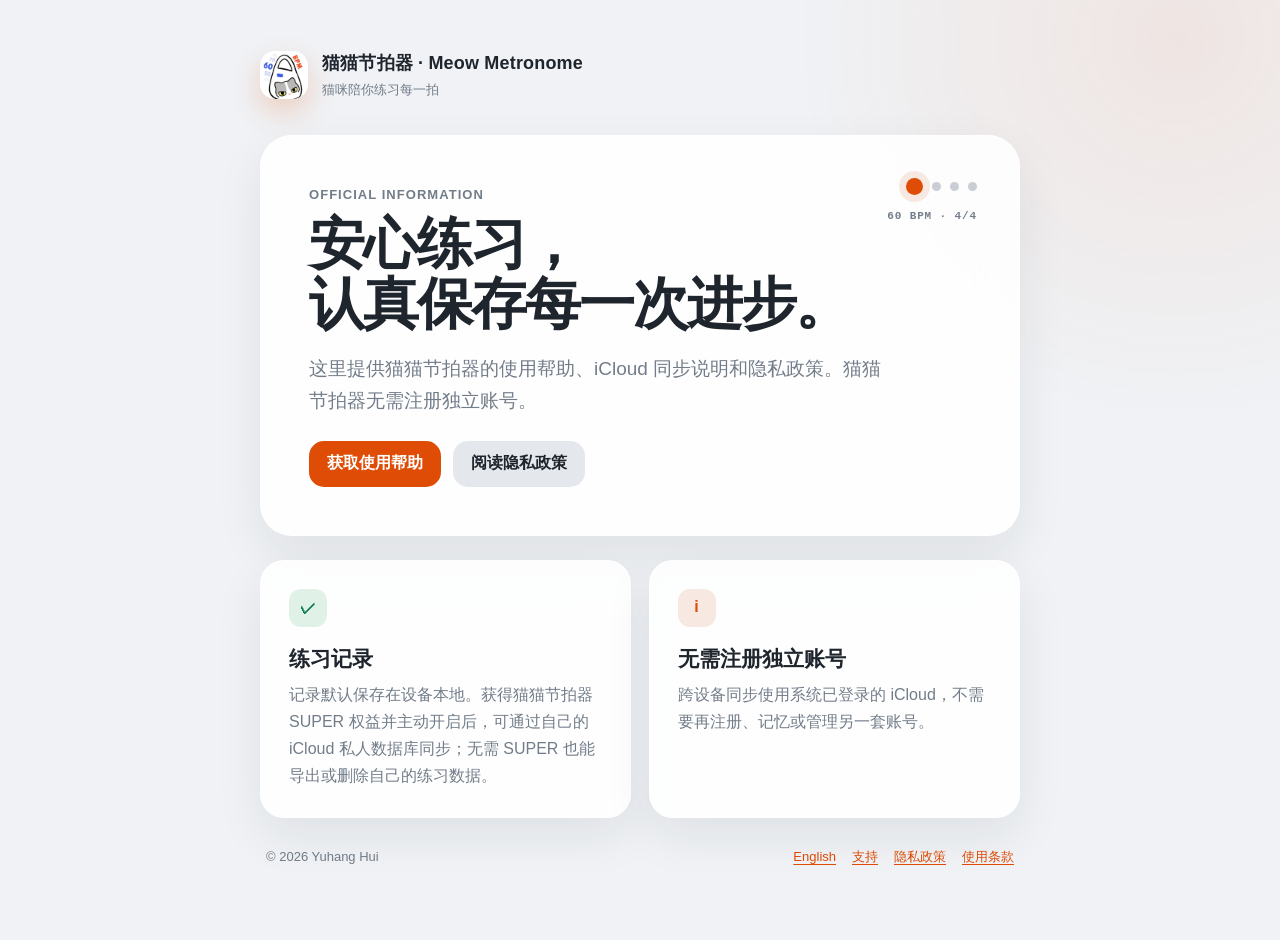
<file: index.html>
<!doctype html>
<html lang="zh-CN">
<head>
  <meta charset="utf-8">
  <meta name="viewport" content="width=device-width, initial-scale=1">
  <meta name="description" content="猫猫节拍器（Meow Metronome）官方支持与隐私信息。">
  <title>猫猫节拍器｜Meow Metronome</title>
  <link rel="icon" href="app-icon.png" type="image/png">
  <link rel="apple-touch-icon" href="app-icon.png">
  <link rel="stylesheet" href="styles.css">
</head>
<body>
  <main class="shell">
    <header class="brand" aria-label="猫猫节拍器 Meow Metronome">
      <div class="brand-mark" aria-hidden="true"><img src="app-icon.png" alt=""></div>
      <div>
        <p class="brand-name">猫猫节拍器 · Meow Metronome</p>
        <p class="brand-subtitle">猫咪陪你练习每一拍</p>
      </div>
    </header>

    <section class="hero">
      <div class="hero-copy">
        <p class="eyebrow">Official information</p>
        <h1>安心练习，<br>认真保存每一次进步。</h1>
        <p class="lede">这里提供猫猫节拍器的使用帮助、iCloud 同步说明和隐私政策。猫猫节拍器无需注册独立账号。</p>
        <div class="actions">
          <a class="button" href="support.html">获取使用帮助</a>
          <a class="button secondary" href="privacy.html">阅读隐私政策</a>
        </div>
      </div>
      <div class="beat-signature" aria-hidden="true">
        <div class="beat-track"><span></span><span></span><span></span><span></span></div>
        <span>60 BPM · 4/4</span>
      </div>
    </section>

    <section class="grid" aria-label="主要信息">
      <article class="card">
        <span class="icon green" aria-hidden="true">✓</span>
        <h2>练习记录</h2>
        <p class="muted">记录默认保存在设备本地。获得猫猫节拍器 SUPER 权益并主动开启后，可通过自己的 iCloud 私人数据库同步；无需 SUPER 也能导出或删除自己的练习数据。</p>
      </article>
      <article class="card">
        <span class="icon" aria-hidden="true">i</span>
        <h2>无需注册独立账号</h2>
        <p class="muted">跨设备同步使用系统已登录的 iCloud，不需要再注册、记忆或管理另一套账号。</p>
      </article>
    </section>

    <footer>
      <span>© 2026 Yuhang Hui</span>
      <nav aria-label="页脚链接">
        <a href="index-en.html" lang="en">English</a>
        <a href="support.html">支持</a>
        <a href="privacy.html">隐私政策</a>
        <a href="https://www.apple.com/legal/internet-services/itunes/dev/stdeula/">使用条款</a>
      </nav>
    </footer>
  </main>
</body>
</html>
</file>
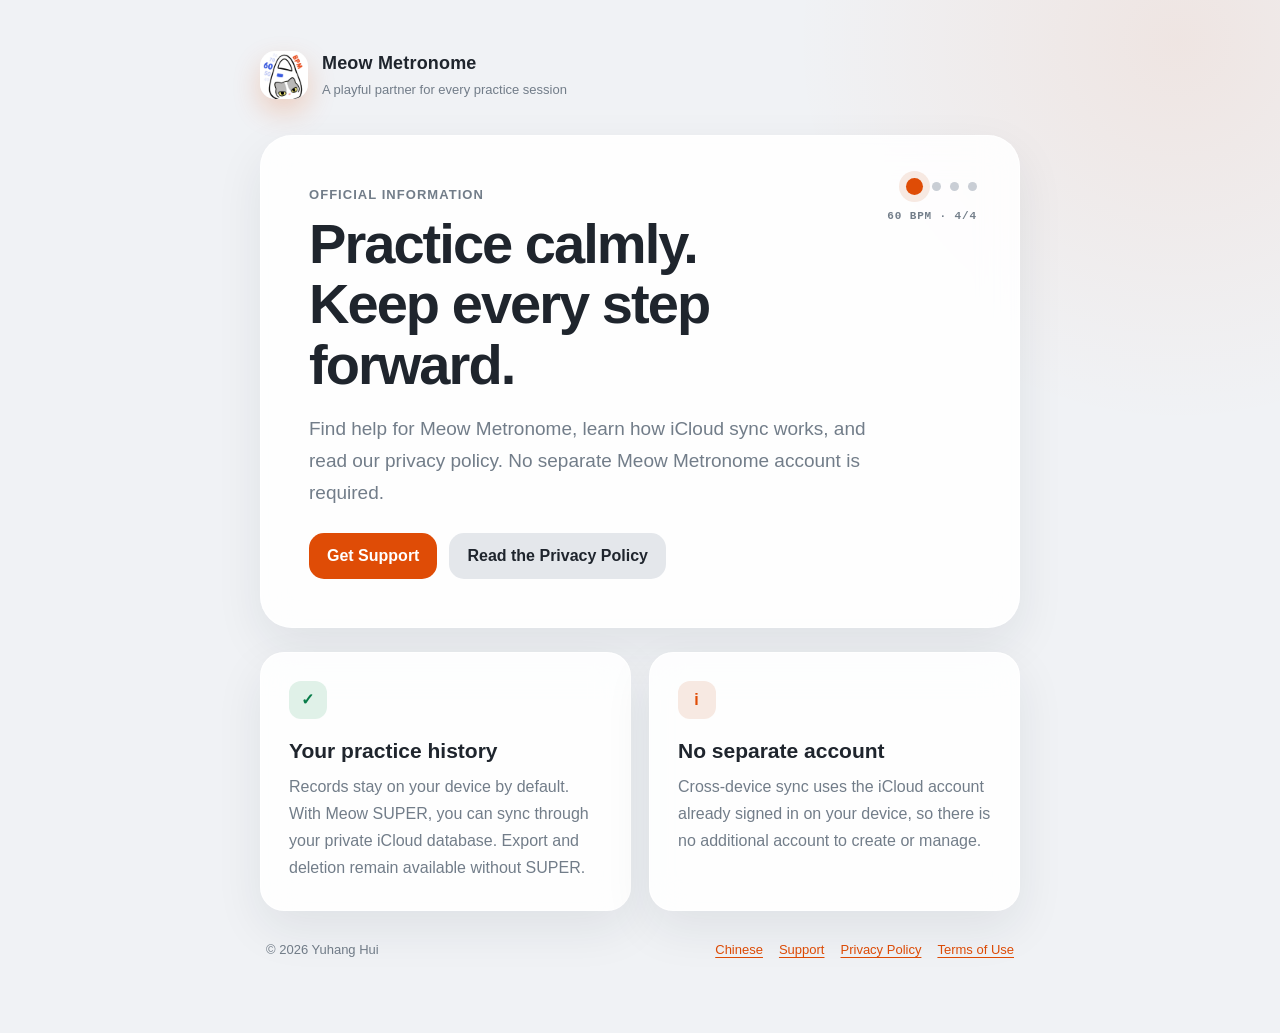
<file: index-en.html>
<!doctype html>
<html lang="en">
<head>
  <meta charset="utf-8">
  <meta name="viewport" content="width=device-width, initial-scale=1">
  <meta name="description" content="Official support and privacy information for Meow Metronome.">
  <title>Meow Metronome</title>
  <link rel="icon" href="app-icon.png" type="image/png">
  <link rel="apple-touch-icon" href="app-icon.png">
  <link rel="stylesheet" href="styles.css">
</head>
<body>
  <main class="shell">
    <header class="brand" aria-label="Meow Metronome">
      <div class="brand-mark" aria-hidden="true"><img src="app-icon.png" alt=""></div>
      <div>
        <p class="brand-name">Meow Metronome</p>
        <p class="brand-subtitle">A playful partner for every practice session</p>
      </div>
    </header>

    <section class="hero">
      <div class="hero-copy">
        <p class="eyebrow">Official information</p>
        <h1>Practice calmly.<br>Keep every step forward.</h1>
        <p class="lede">Find help for Meow Metronome, learn how iCloud sync works, and read our privacy policy. No separate Meow Metronome account is required.</p>
        <div class="actions">
          <a class="button" href="support-en.html">Get Support</a>
          <a class="button secondary" href="privacy-en.html">Read the Privacy Policy</a>
        </div>
      </div>
      <div class="beat-signature" aria-hidden="true">
        <div class="beat-track"><span></span><span></span><span></span><span></span></div>
        <span>60 BPM · 4/4</span>
      </div>
    </section>

    <section class="grid" aria-label="Key information">
      <article class="card">
        <span class="icon green" aria-hidden="true">✓</span>
        <h2>Your practice history</h2>
        <p class="muted">Records stay on your device by default. With Meow SUPER, you can sync through your private iCloud database. Export and deletion remain available without SUPER.</p>
      </article>
      <article class="card">
        <span class="icon" aria-hidden="true">i</span>
        <h2>No separate account</h2>
        <p class="muted">Cross-device sync uses the iCloud account already signed in on your device, so there is no additional account to create or manage.</p>
      </article>
    </section>

    <footer>
      <span>© 2026 Yuhang Hui</span>
      <nav aria-label="Footer links">
        <a href="index.html" hreflang="zh-CN">Chinese</a>
        <a href="support-en.html">Support</a>
        <a href="privacy-en.html">Privacy Policy</a>
        <a href="https://www.apple.com/legal/internet-services/itunes/dev/stdeula/">Terms of Use</a>
      </nav>
    </footer>
  </main>
</body>
</html>
</file>
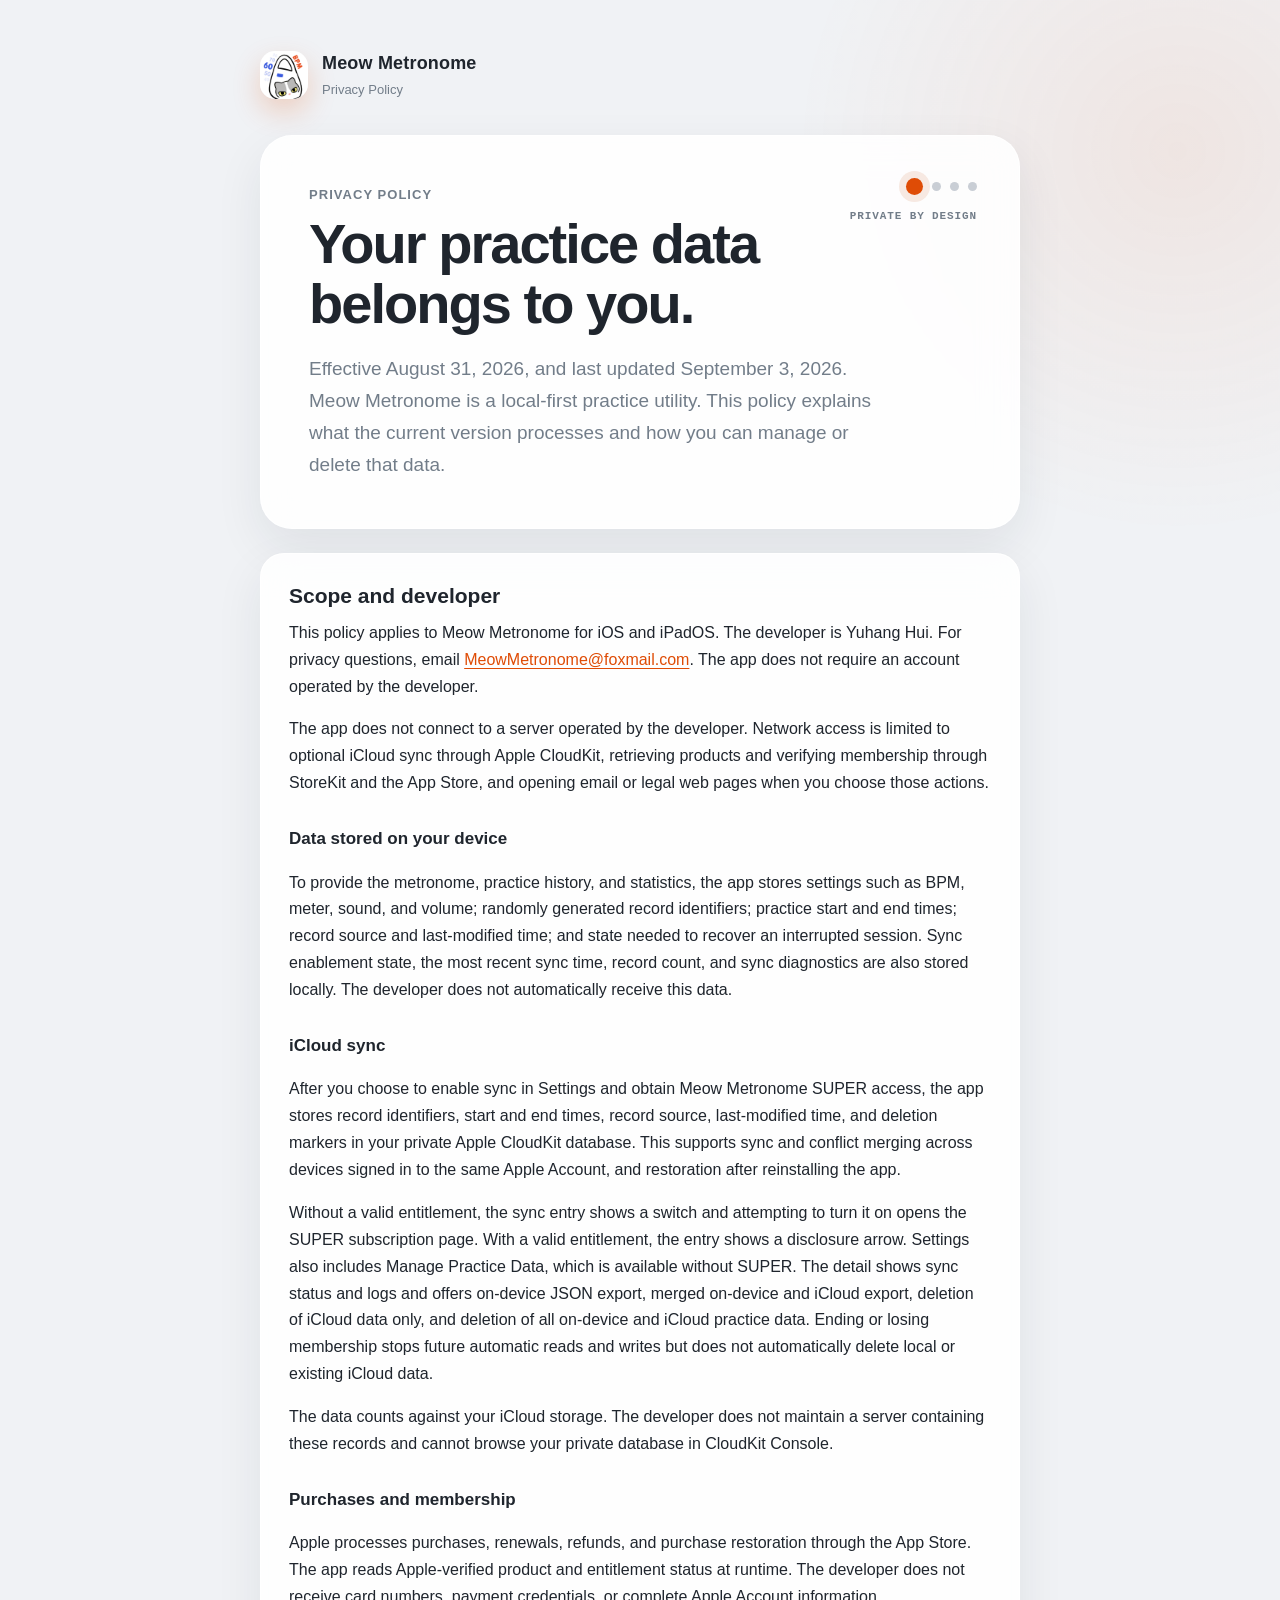
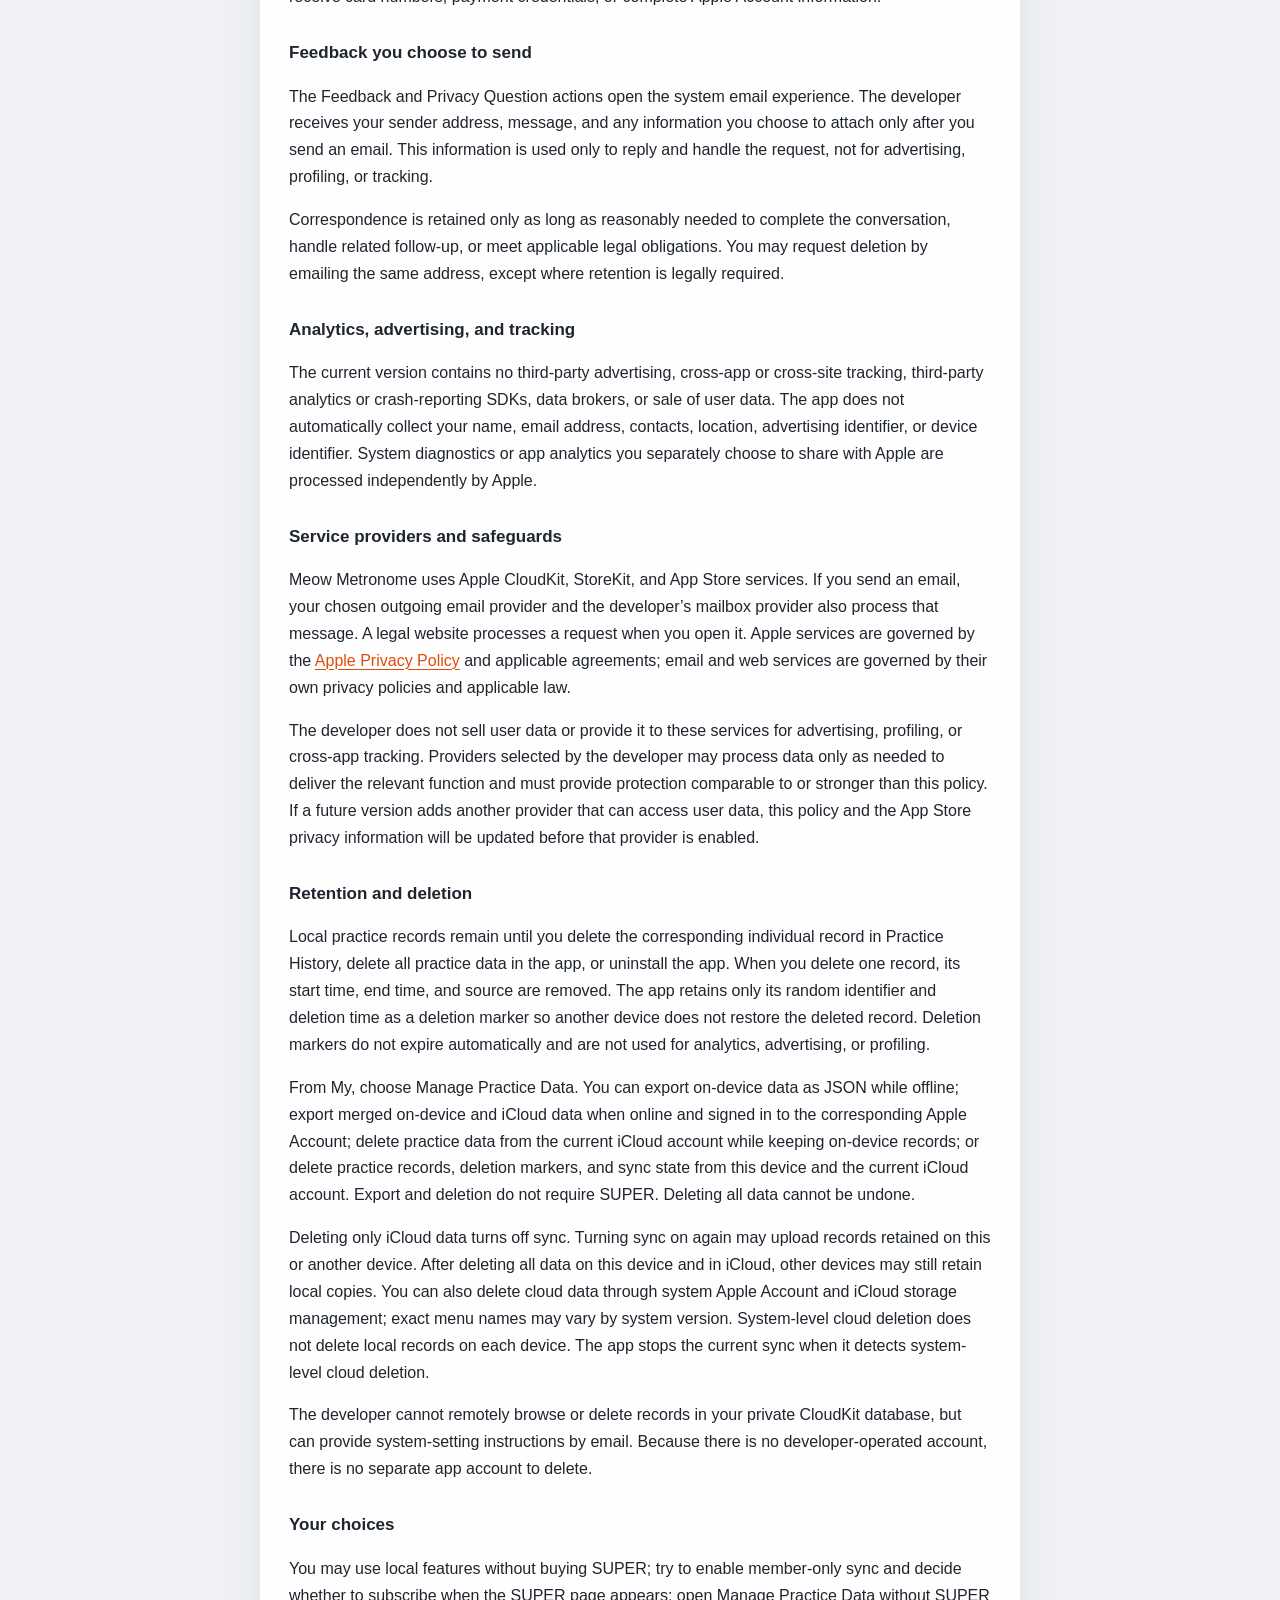
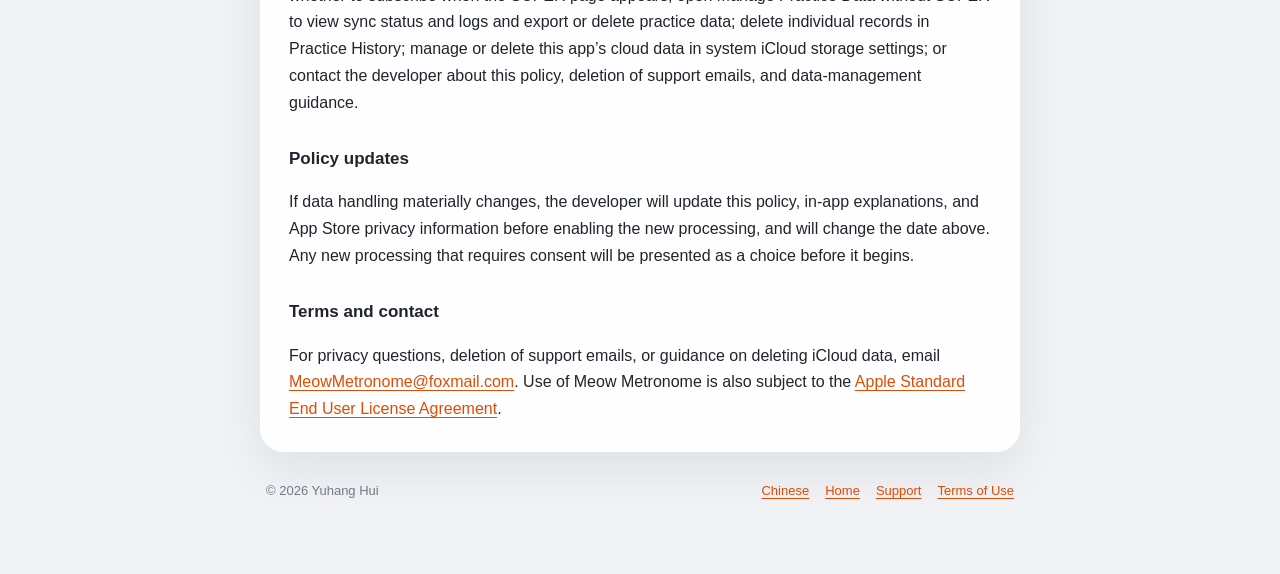
<file: privacy-en.html>
<!doctype html>
<html lang="en">
<head>
  <meta charset="utf-8">
  <meta name="viewport" content="width=device-width, initial-scale=1">
  <meta name="description" content="Privacy Policy for Meow Metronome.">
  <title>Privacy Policy | Meow Metronome</title>
  <link rel="icon" href="app-icon.png" type="image/png">
  <link rel="apple-touch-icon" href="app-icon.png">
  <link rel="stylesheet" href="styles.css">
</head>
<body>
  <main class="shell">
    <header class="brand" aria-label="Meow Metronome">
      <a class="brand-mark" href="index-en.html" aria-label="Back to home"><img src="app-icon.png" alt=""></a>
      <div>
        <p class="brand-name">Meow Metronome</p>
        <p class="brand-subtitle">Privacy Policy</p>
      </div>
    </header>

    <section class="hero">
      <div class="hero-copy">
        <p class="eyebrow">Privacy policy</p>
        <h1>Your practice data<br>belongs to you.</h1>
        <p class="lede">Effective August 31, 2026, and last updated September 3, 2026. Meow Metronome is a local-first practice utility. This policy explains what the current version processes and how you can manage or delete that data.</p>
      </div>
      <div class="beat-signature" aria-hidden="true">
        <div class="beat-track"><span></span><span></span><span></span><span></span></div>
        <span>PRIVATE BY DESIGN</span>
      </div>
    </section>

    <article class="card">
      <h2>Scope and developer</h2>
      <p>This policy applies to Meow Metronome for iOS and iPadOS. The developer is Yuhang Hui. For privacy questions, email <a href="mailto:MeowMetronome@foxmail.com?subject=Meow%20Metronome%20Privacy">MeowMetronome@foxmail.com</a>. The app does not require an account operated by the developer.</p>
      <p>The app does not connect to a server operated by the developer. Network access is limited to optional iCloud sync through Apple CloudKit, retrieving products and verifying membership through StoreKit and the App Store, and opening email or legal web pages when you choose those actions.</p>

      <h3>Data stored on your device</h3>
      <p>To provide the metronome, practice history, and statistics, the app stores settings such as BPM, meter, sound, and volume; randomly generated record identifiers; practice start and end times; record source and last-modified time; and state needed to recover an interrupted session. Sync enablement state, the most recent sync time, record count, and sync diagnostics are also stored locally. The developer does not automatically receive this data.</p>

      <h3>iCloud sync</h3>
      <p>After you choose to enable sync in Settings and obtain Meow Metronome SUPER access, the app stores record identifiers, start and end times, record source, last-modified time, and deletion markers in your private Apple CloudKit database. This supports sync and conflict merging across devices signed in to the same Apple Account, and restoration after reinstalling the app.</p>
      <p>Without a valid entitlement, the sync entry shows a switch and attempting to turn it on opens the SUPER subscription page. With a valid entitlement, the entry shows a disclosure arrow. Settings also includes Manage Practice Data, which is available without SUPER. The detail shows sync status and logs and offers on-device JSON export, merged on-device and iCloud export, deletion of iCloud data only, and deletion of all on-device and iCloud practice data. Ending or losing membership stops future automatic reads and writes but does not automatically delete local or existing iCloud data.</p>
      <p>The data counts against your iCloud storage. The developer does not maintain a server containing these records and cannot browse your private database in CloudKit Console.</p>

      <h3>Purchases and membership</h3>
      <p>Apple processes purchases, renewals, refunds, and purchase restoration through the App Store. The app reads Apple-verified product and entitlement status at runtime. The developer does not receive card numbers, payment credentials, or complete Apple Account information.</p>

      <h3>Feedback you choose to send</h3>
      <p>The Feedback and Privacy Question actions open the system email experience. The developer receives your sender address, message, and any information you choose to attach only after you send an email. This information is used only to reply and handle the request, not for advertising, profiling, or tracking.</p>
      <p>Correspondence is retained only as long as reasonably needed to complete the conversation, handle related follow-up, or meet applicable legal obligations. You may request deletion by emailing the same address, except where retention is legally required.</p>

      <h3>Analytics, advertising, and tracking</h3>
      <p>The current version contains no third-party advertising, cross-app or cross-site tracking, third-party analytics or crash-reporting SDKs, data brokers, or sale of user data. The app does not automatically collect your name, email address, contacts, location, advertising identifier, or device identifier. System diagnostics or app analytics you separately choose to share with Apple are processed independently by Apple.</p>

      <h3>Service providers and safeguards</h3>
      <p>Meow Metronome uses Apple CloudKit, StoreKit, and App Store services. If you send an email, your chosen outgoing email provider and the developer’s mailbox provider also process that message. A legal website processes a request when you open it. Apple services are governed by the <a href="https://www.apple.com/legal/privacy/">Apple Privacy Policy</a> and applicable agreements; email and web services are governed by their own privacy policies and applicable law.</p>
      <p>The developer does not sell user data or provide it to these services for advertising, profiling, or cross-app tracking. Providers selected by the developer may process data only as needed to deliver the relevant function and must provide protection comparable to or stronger than this policy. If a future version adds another provider that can access user data, this policy and the App Store privacy information will be updated before that provider is enabled.</p>

      <h3>Retention and deletion</h3>
      <p>Local practice records remain until you delete the corresponding individual record in Practice History, delete all practice data in the app, or uninstall the app. When you delete one record, its start time, end time, and source are removed. The app retains only its random identifier and deletion time as a deletion marker so another device does not restore the deleted record. Deletion markers do not expire automatically and are not used for analytics, advertising, or profiling.</p>
      <p>From My, choose Manage Practice Data. You can export on-device data as JSON while offline; export merged on-device and iCloud data when online and signed in to the corresponding Apple Account; delete practice data from the current iCloud account while keeping on-device records; or delete practice records, deletion markers, and sync state from this device and the current iCloud account. Export and deletion do not require SUPER. Deleting all data cannot be undone.</p>
      <p>Deleting only iCloud data turns off sync. Turning sync on again may upload records retained on this or another device. After deleting all data on this device and in iCloud, other devices may still retain local copies. You can also delete cloud data through system Apple Account and iCloud storage management; exact menu names may vary by system version. System-level cloud deletion does not delete local records on each device. The app stops the current sync when it detects system-level cloud deletion.</p>
      <p>The developer cannot remotely browse or delete records in your private CloudKit database, but can provide system-setting instructions by email. Because there is no developer-operated account, there is no separate app account to delete.</p>

      <h3>Your choices</h3>
      <p>You may use local features without buying SUPER; try to enable member-only sync and decide whether to subscribe when the SUPER page appears; open Manage Practice Data without SUPER to view sync status and logs and export or delete practice data; delete individual records in Practice History; manage or delete this app’s cloud data in system iCloud storage settings; or contact the developer about this policy, deletion of support emails, and data-management guidance.</p>

      <h3>Policy updates</h3>
      <p>If data handling materially changes, the developer will update this policy, in-app explanations, and App Store privacy information before enabling the new processing, and will change the date above. Any new processing that requires consent will be presented as a choice before it begins.</p>

      <h3>Terms and contact</h3>
      <p>For privacy questions, deletion of support emails, or guidance on deleting iCloud data, email <a href="mailto:MeowMetronome@foxmail.com?subject=Meow%20Metronome%20Privacy">MeowMetronome@foxmail.com</a>. Use of Meow Metronome is also subject to the <a href="https://www.apple.com/legal/internet-services/itunes/dev/stdeula/">Apple Standard End User License Agreement</a>.</p>
    </article>

    <footer>
      <span>© 2026 Yuhang Hui</span>
      <nav aria-label="Footer links">
        <a href="privacy.html" hreflang="zh-CN">Chinese</a>
        <a href="index-en.html">Home</a>
        <a href="support-en.html">Support</a>
        <a href="https://www.apple.com/legal/internet-services/itunes/dev/stdeula/">Terms of Use</a>
      </nav>
    </footer>
  </main>
</body>
</html>
</file>
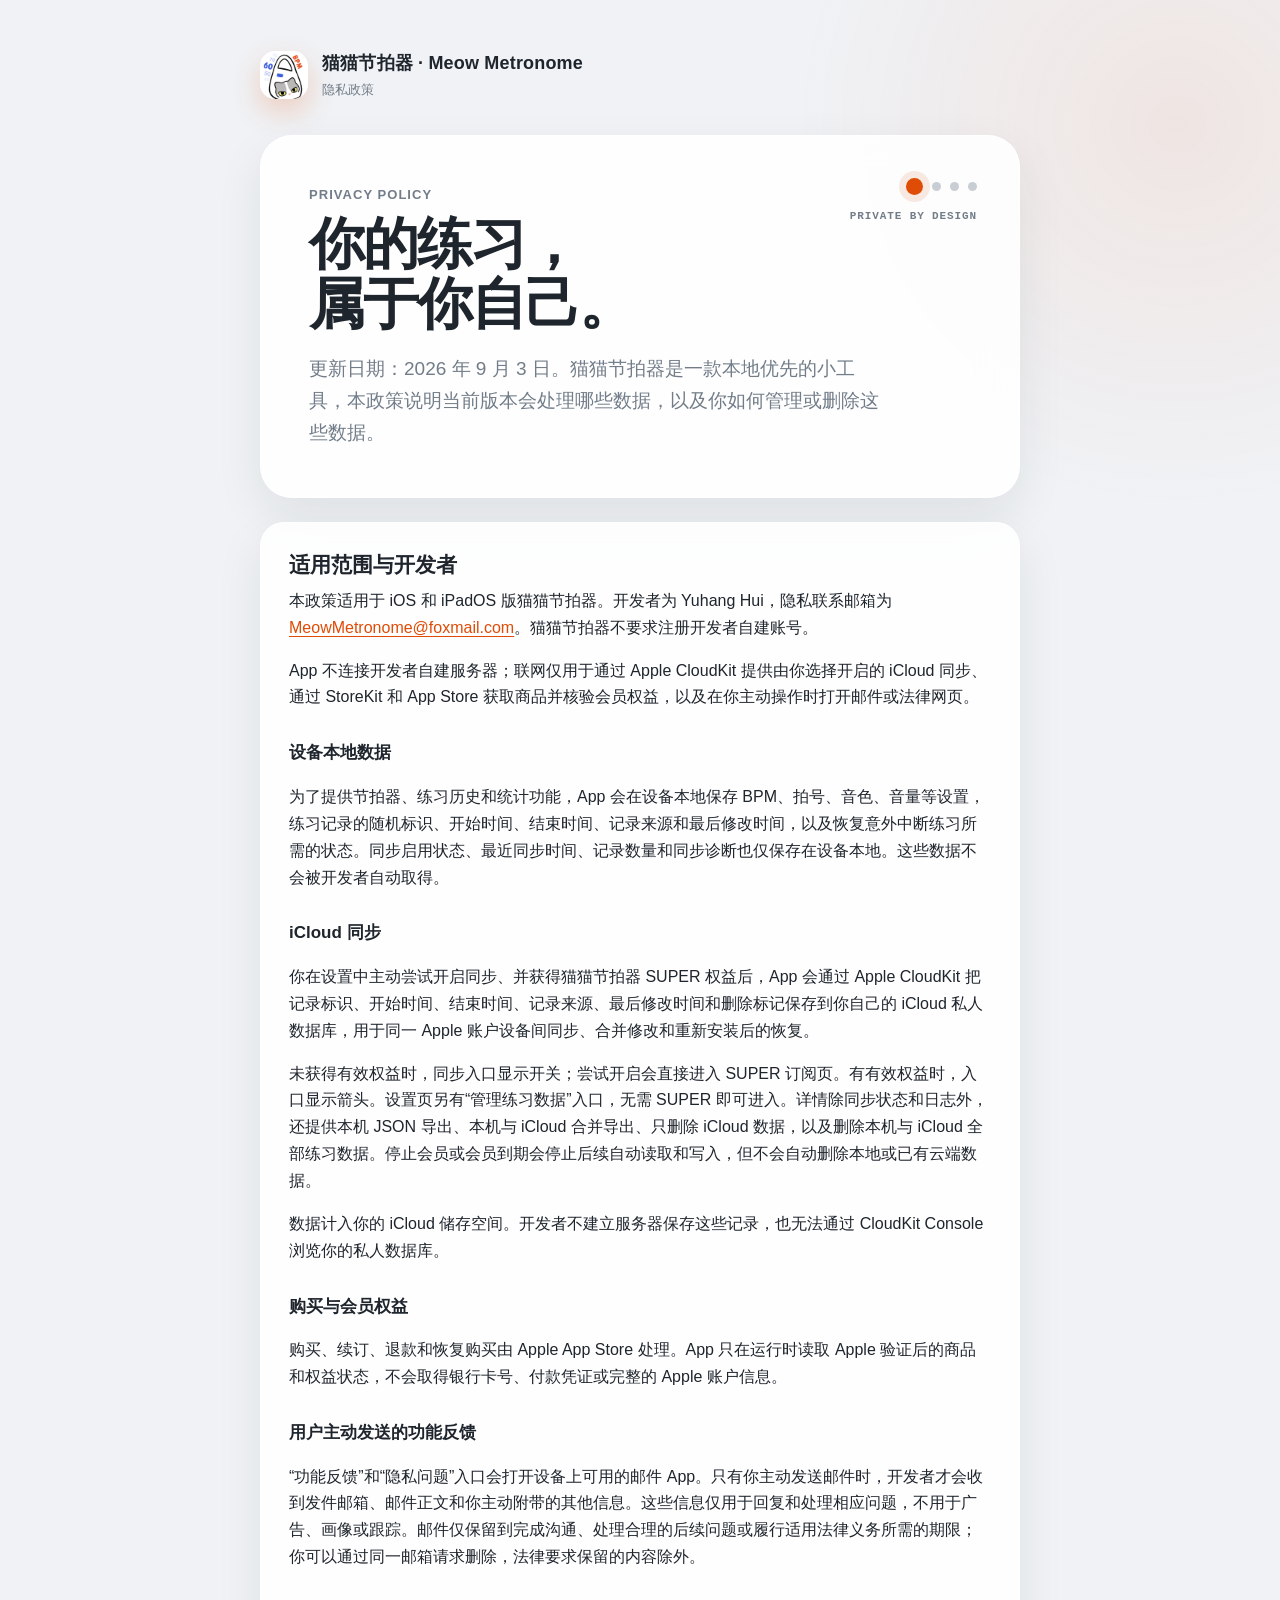
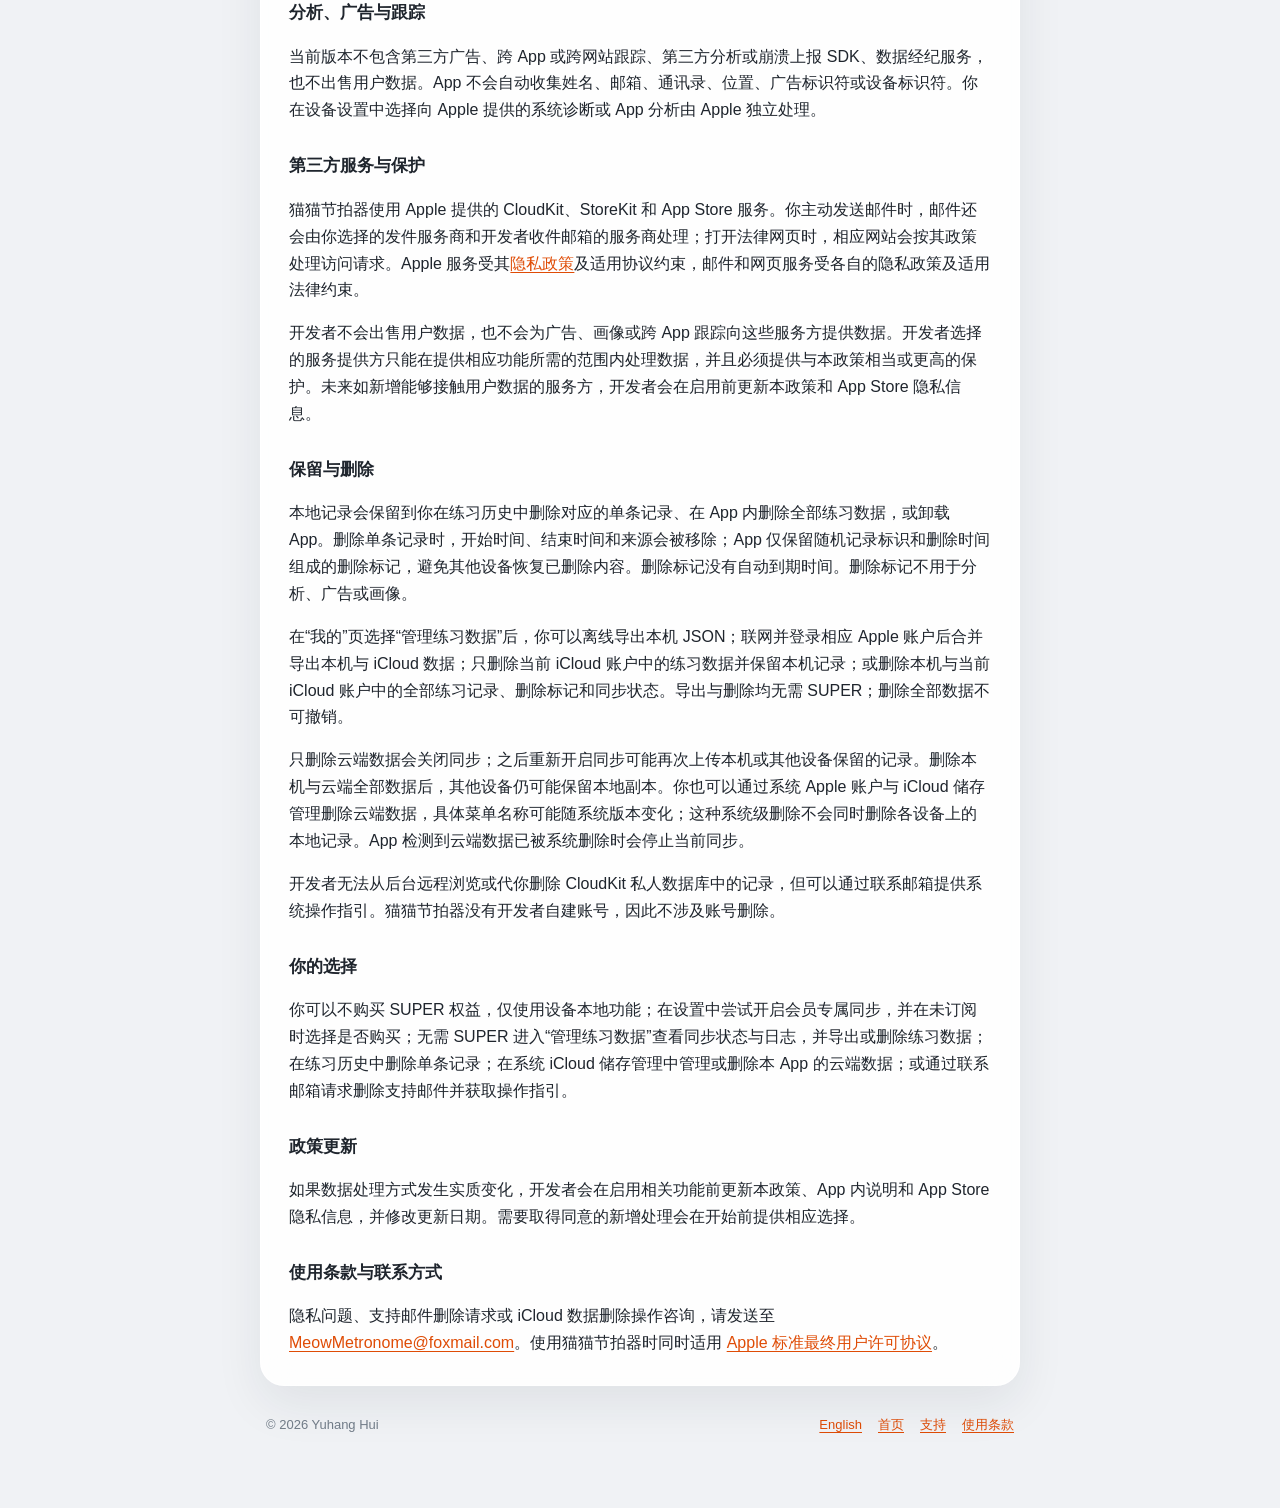
<file: privacy.html>
<!doctype html>
<html lang="zh-CN">
<head>
  <meta charset="utf-8">
  <meta name="viewport" content="width=device-width, initial-scale=1">
  <meta name="description" content="猫猫节拍器（Meow Metronome）隐私政策。">
  <title>隐私政策｜猫猫节拍器</title>
  <link rel="icon" href="app-icon.png" type="image/png">
  <link rel="apple-touch-icon" href="app-icon.png">
  <link rel="stylesheet" href="styles.css">
</head>
<body>
  <main class="shell">
    <header class="brand" aria-label="猫猫节拍器 Meow Metronome">
      <a class="brand-mark" href="index.html" aria-label="返回首页"><img src="app-icon.png" alt=""></a>
      <div>
        <p class="brand-name">猫猫节拍器 · Meow Metronome</p>
        <p class="brand-subtitle">隐私政策</p>
      </div>
    </header>

    <section class="hero">
      <div class="hero-copy">
        <p class="eyebrow">Privacy policy</p>
        <h1>你的练习，<br>属于你自己。</h1>
        <p class="lede">更新日期：2026 年 9 月 3 日。猫猫节拍器是一款本地优先的小工具，本政策说明当前版本会处理哪些数据，以及你如何管理或删除这些数据。</p>
      </div>
      <div class="beat-signature" aria-hidden="true">
        <div class="beat-track"><span></span><span></span><span></span><span></span></div>
        <span>PRIVATE BY DESIGN</span>
      </div>
    </section>

    <article class="card">
      <h2>适用范围与开发者</h2>
      <p>本政策适用于 iOS 和 iPadOS 版猫猫节拍器。开发者为 Yuhang Hui，隐私联系邮箱为 <a href="mailto:MeowMetronome@foxmail.com?subject=%E7%8C%AB%E7%8C%AB%E8%8A%82%E6%8B%8D%E5%99%A8%E9%9A%90%E7%A7%81%E9%97%AE%E9%A2%98">MeowMetronome@foxmail.com</a>。猫猫节拍器不要求注册开发者自建账号。</p>
      <p>App 不连接开发者自建服务器；联网仅用于通过 Apple CloudKit 提供由你选择开启的 iCloud 同步、通过 StoreKit 和 App Store 获取商品并核验会员权益，以及在你主动操作时打开邮件或法律网页。</p>

      <h3>设备本地数据</h3>
      <p>为了提供节拍器、练习历史和统计功能，App 会在设备本地保存 BPM、拍号、音色、音量等设置，练习记录的随机标识、开始时间、结束时间、记录来源和最后修改时间，以及恢复意外中断练习所需的状态。同步启用状态、最近同步时间、记录数量和同步诊断也仅保存在设备本地。这些数据不会被开发者自动取得。</p>

      <h3>iCloud 同步</h3>
      <p>你在设置中主动尝试开启同步、并获得猫猫节拍器 SUPER 权益后，App 会通过 Apple CloudKit 把记录标识、开始时间、结束时间、记录来源、最后修改时间和删除标记保存到你自己的 iCloud 私人数据库，用于同一 Apple 账户设备间同步、合并修改和重新安装后的恢复。</p>
      <p>未获得有效权益时，同步入口显示开关；尝试开启会直接进入 SUPER 订阅页。有有效权益时，入口显示箭头。设置页另有“管理练习数据”入口，无需 SUPER 即可进入。详情除同步状态和日志外，还提供本机 JSON 导出、本机与 iCloud 合并导出、只删除 iCloud 数据，以及删除本机与 iCloud 全部练习数据。停止会员或会员到期会停止后续自动读取和写入，但不会自动删除本地或已有云端数据。</p>
      <p>数据计入你的 iCloud 储存空间。开发者不建立服务器保存这些记录，也无法通过 CloudKit Console 浏览你的私人数据库。</p>

      <h3>购买与会员权益</h3>
      <p>购买、续订、退款和恢复购买由 Apple App Store 处理。App 只在运行时读取 Apple 验证后的商品和权益状态，不会取得银行卡号、付款凭证或完整的 Apple 账户信息。</p>

      <h3>用户主动发送的功能反馈</h3>
      <p>“功能反馈”和“隐私问题”入口会打开设备上可用的邮件 App。只有你主动发送邮件时，开发者才会收到发件邮箱、邮件正文和你主动附带的其他信息。这些信息仅用于回复和处理相应问题，不用于广告、画像或跟踪。邮件仅保留到完成沟通、处理合理的后续问题或履行适用法律义务所需的期限；你可以通过同一邮箱请求删除，法律要求保留的内容除外。</p>

      <h3>分析、广告与跟踪</h3>
      <p>当前版本不包含第三方广告、跨 App 或跨网站跟踪、第三方分析或崩溃上报 SDK、数据经纪服务，也不出售用户数据。App 不会自动收集姓名、邮箱、通讯录、位置、广告标识符或设备标识符。你在设备设置中选择向 Apple 提供的系统诊断或 App 分析由 Apple 独立处理。</p>

      <h3>第三方服务与保护</h3>
      <p>猫猫节拍器使用 Apple 提供的 CloudKit、StoreKit 和 App Store 服务。你主动发送邮件时，邮件还会由你选择的发件服务商和开发者收件邮箱的服务商处理；打开法律网页时，相应网站会按其政策处理访问请求。Apple 服务受其<a href="https://www.apple.com/legal/privacy/">隐私政策</a>及适用协议约束，邮件和网页服务受各自的隐私政策及适用法律约束。</p>
      <p>开发者不会出售用户数据，也不会为广告、画像或跨 App 跟踪向这些服务方提供数据。开发者选择的服务提供方只能在提供相应功能所需的范围内处理数据，并且必须提供与本政策相当或更高的保护。未来如新增能够接触用户数据的服务方，开发者会在启用前更新本政策和 App Store 隐私信息。</p>

      <h3>保留与删除</h3>
      <p>本地记录会保留到你在练习历史中删除对应的单条记录、在 App 内删除全部练习数据，或卸载 App。删除单条记录时，开始时间、结束时间和来源会被移除；App 仅保留随机记录标识和删除时间组成的删除标记，避免其他设备恢复已删除内容。删除标记没有自动到期时间。删除标记不用于分析、广告或画像。</p>
      <p>在“我的”页选择“管理练习数据”后，你可以离线导出本机 JSON；联网并登录相应 Apple 账户后合并导出本机与 iCloud 数据；只删除当前 iCloud 账户中的练习数据并保留本机记录；或删除本机与当前 iCloud 账户中的全部练习记录、删除标记和同步状态。导出与删除均无需 SUPER；删除全部数据不可撤销。</p>
      <p>只删除云端数据会关闭同步；之后重新开启同步可能再次上传本机或其他设备保留的记录。删除本机与云端全部数据后，其他设备仍可能保留本地副本。你也可以通过系统 Apple 账户与 iCloud 储存管理删除云端数据，具体菜单名称可能随系统版本变化；这种系统级删除不会同时删除各设备上的本地记录。App 检测到云端数据已被系统删除时会停止当前同步。</p>
      <p>开发者无法从后台远程浏览或代你删除 CloudKit 私人数据库中的记录，但可以通过联系邮箱提供系统操作指引。猫猫节拍器没有开发者自建账号，因此不涉及账号删除。</p>

      <h3>你的选择</h3>
      <p>你可以不购买 SUPER 权益，仅使用设备本地功能；在设置中尝试开启会员专属同步，并在未订阅时选择是否购买；无需 SUPER 进入“管理练习数据”查看同步状态与日志，并导出或删除练习数据；在练习历史中删除单条记录；在系统 iCloud 储存管理中管理或删除本 App 的云端数据；或通过联系邮箱请求删除支持邮件并获取操作指引。</p>

      <h3>政策更新</h3>
      <p>如果数据处理方式发生实质变化，开发者会在启用相关功能前更新本政策、App 内说明和 App Store 隐私信息，并修改更新日期。需要取得同意的新增处理会在开始前提供相应选择。</p>

      <h3>使用条款与联系方式</h3>
      <p>隐私问题、支持邮件删除请求或 iCloud 数据删除操作咨询，请发送至 <a href="mailto:MeowMetronome@foxmail.com?subject=%E7%8C%AB%E7%8C%AB%E8%8A%82%E6%8B%8D%E5%99%A8%E9%9A%90%E7%A7%81%E9%97%AE%E9%A2%98">MeowMetronome@foxmail.com</a>。使用猫猫节拍器时同时适用 <a href="https://www.apple.com/legal/internet-services/itunes/dev/stdeula/">Apple 标准最终用户许可协议</a>。</p>
    </article>

    <footer>
      <span>© 2026 Yuhang Hui</span>
      <nav aria-label="页脚链接">
        <a href="privacy-en.html" lang="en">English</a>
        <a href="index.html">首页</a>
        <a href="support.html">支持</a>
        <a href="https://www.apple.com/legal/internet-services/itunes/dev/stdeula/">使用条款</a>
      </nav>
    </footer>
  </main>
</body>
</html>
</file>
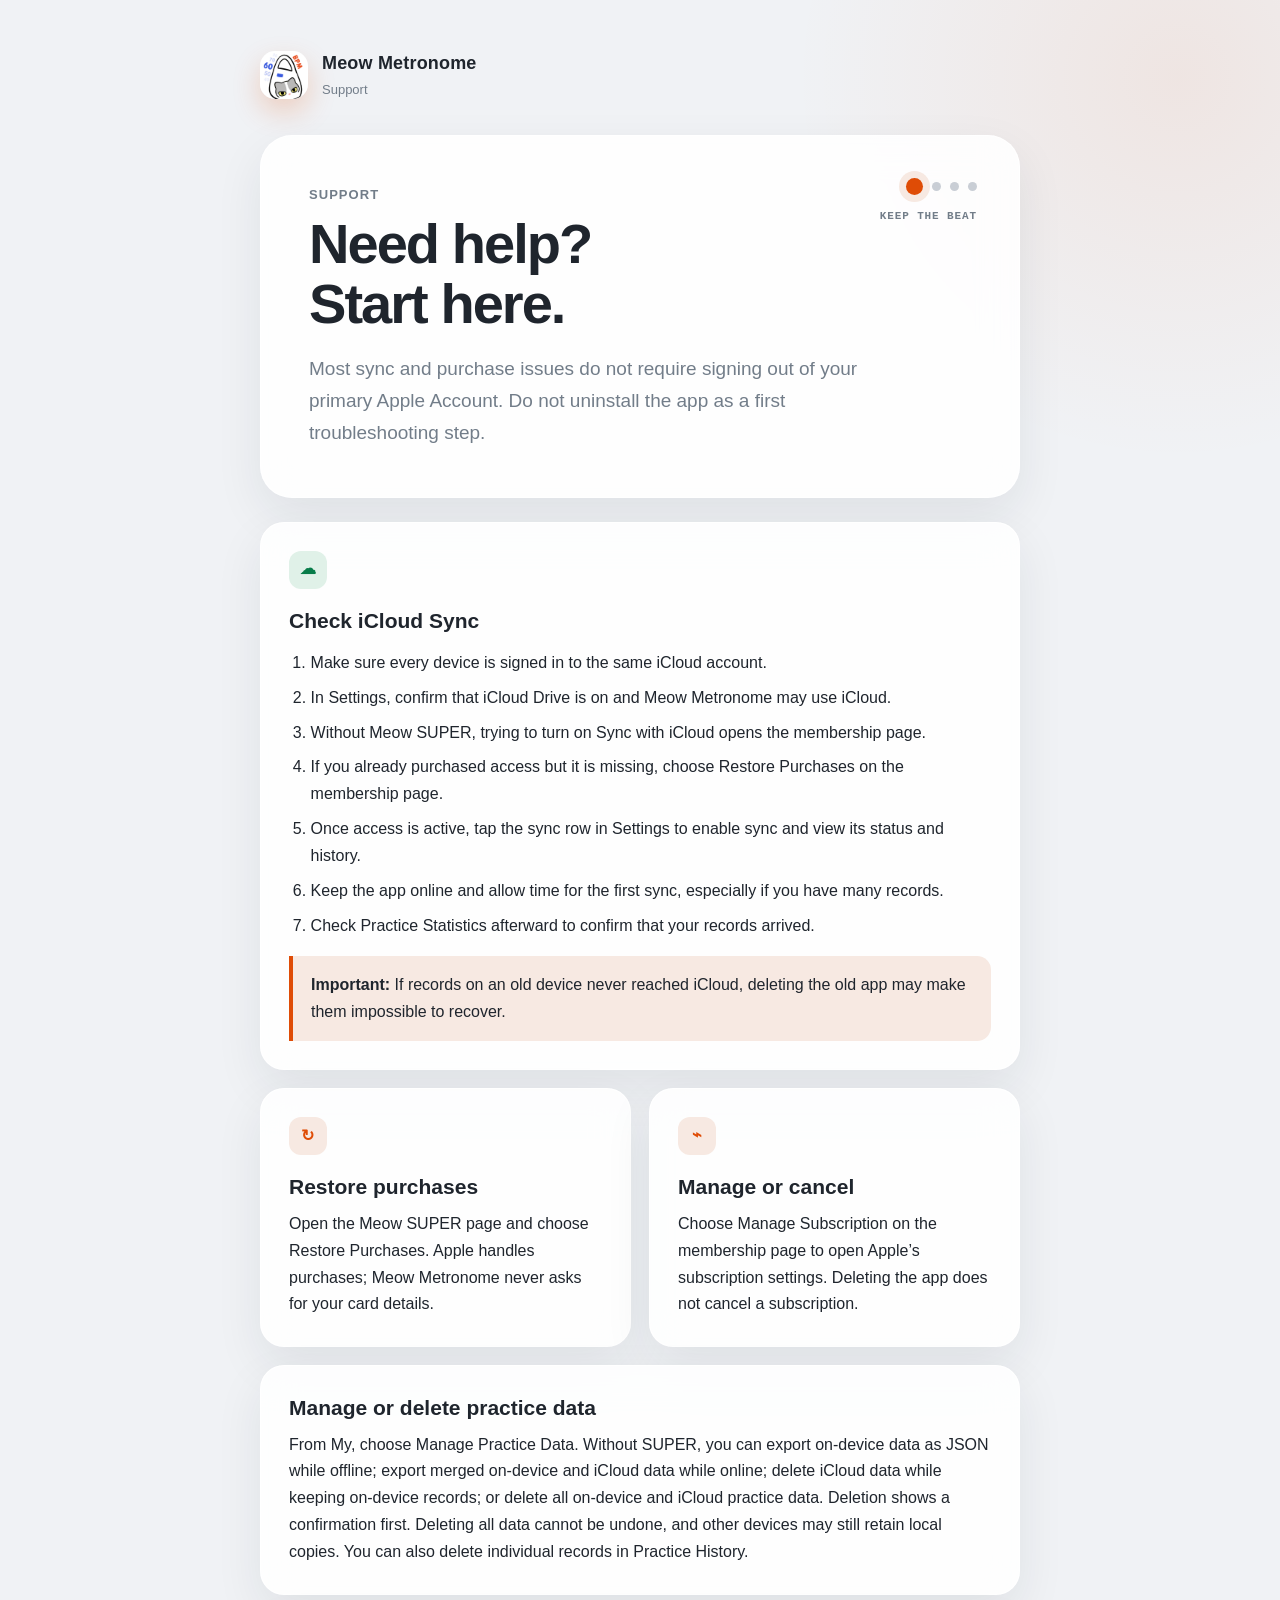
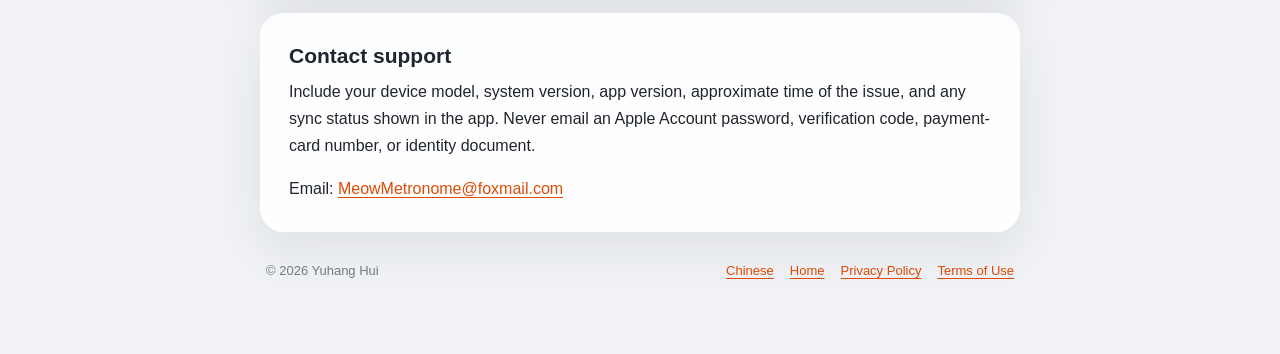
<file: support-en.html>
<!doctype html>
<html lang="en">
<head>
  <meta charset="utf-8">
  <meta name="viewport" content="width=device-width, initial-scale=1">
  <meta name="description" content="Help with Meow Metronome, iCloud sync, and purchase restoration.">
  <title>Support | Meow Metronome</title>
  <link rel="icon" href="app-icon.png" type="image/png">
  <link rel="apple-touch-icon" href="app-icon.png">
  <link rel="stylesheet" href="styles.css">
</head>
<body>
  <main class="shell">
    <header class="brand" aria-label="Meow Metronome">
      <a class="brand-mark" href="index-en.html" aria-label="Back to home"><img src="app-icon.png" alt=""></a>
      <div>
        <p class="brand-name">Meow Metronome</p>
        <p class="brand-subtitle">Support</p>
      </div>
    </header>

    <section class="hero">
      <div class="hero-copy">
        <p class="eyebrow">Support</p>
        <h1>Need help?<br>Start here.</h1>
        <p class="lede">Most sync and purchase issues do not require signing out of your primary Apple Account. Do not uninstall the app as a first troubleshooting step.</p>
      </div>
      <div class="beat-signature" aria-hidden="true">
        <div class="beat-track"><span></span><span></span><span></span><span></span></div>
        <span>KEEP THE BEAT</span>
      </div>
    </section>

    <section class="grid">
      <article class="card full">
        <span class="icon green" aria-hidden="true">☁</span>
        <h2>Check iCloud Sync</h2>
        <ol>
          <li>Make sure every device is signed in to the same iCloud account.</li>
          <li>In Settings, confirm that iCloud Drive is on and Meow Metronome may use iCloud.</li>
          <li>Without Meow SUPER, trying to turn on Sync with iCloud opens the membership page.</li>
          <li>If you already purchased access but it is missing, choose Restore Purchases on the membership page.</li>
          <li>Once access is active, tap the sync row in Settings to enable sync and view its status and history.</li>
          <li>Keep the app online and allow time for the first sync, especially if you have many records.</li>
          <li>Check Practice Statistics afterward to confirm that your records arrived.</li>
        </ol>
        <p class="notice"><strong>Important:</strong> If records on an old device never reached iCloud, deleting the old app may make them impossible to recover.</p>
      </article>

      <article class="card">
        <span class="icon" aria-hidden="true">↻</span>
        <h2>Restore purchases</h2>
        <p>Open the Meow SUPER page and choose Restore Purchases. Apple handles purchases; Meow Metronome never asks for your card details.</p>
      </article>

      <article class="card">
        <span class="icon" aria-hidden="true">⌁</span>
        <h2>Manage or cancel</h2>
        <p>Choose Manage Subscription on the membership page to open Apple’s subscription settings. Deleting the app does not cancel a subscription.</p>
      </article>

      <article class="card full">
        <h2>Manage or delete practice data</h2>
        <p>From My, choose Manage Practice Data. Without SUPER, you can export on-device data as JSON while offline; export merged on-device and iCloud data while online; delete iCloud data while keeping on-device records; or delete all on-device and iCloud practice data. Deletion shows a confirmation first. Deleting all data cannot be undone, and other devices may still retain local copies. You can also delete individual records in Practice History.</p>
      </article>

      <article class="card full">
        <h2>Contact support</h2>
        <p>Include your device model, system version, app version, approximate time of the issue, and any sync status shown in the app. Never email an Apple Account password, verification code, payment-card number, or identity document.</p>
        <p>Email: <a href="mailto:MeowMetronome@foxmail.com?subject=Meow%20Metronome%20Support">MeowMetronome@foxmail.com</a></p>
      </article>
    </section>

    <footer>
      <span>© 2026 Yuhang Hui</span>
      <nav aria-label="Footer links">
        <a href="support.html" hreflang="zh-CN">Chinese</a>
        <a href="index-en.html">Home</a>
        <a href="privacy-en.html">Privacy Policy</a>
        <a href="https://www.apple.com/legal/internet-services/itunes/dev/stdeula/">Terms of Use</a>
      </nav>
    </footer>
  </main>
</body>
</html>
</file>
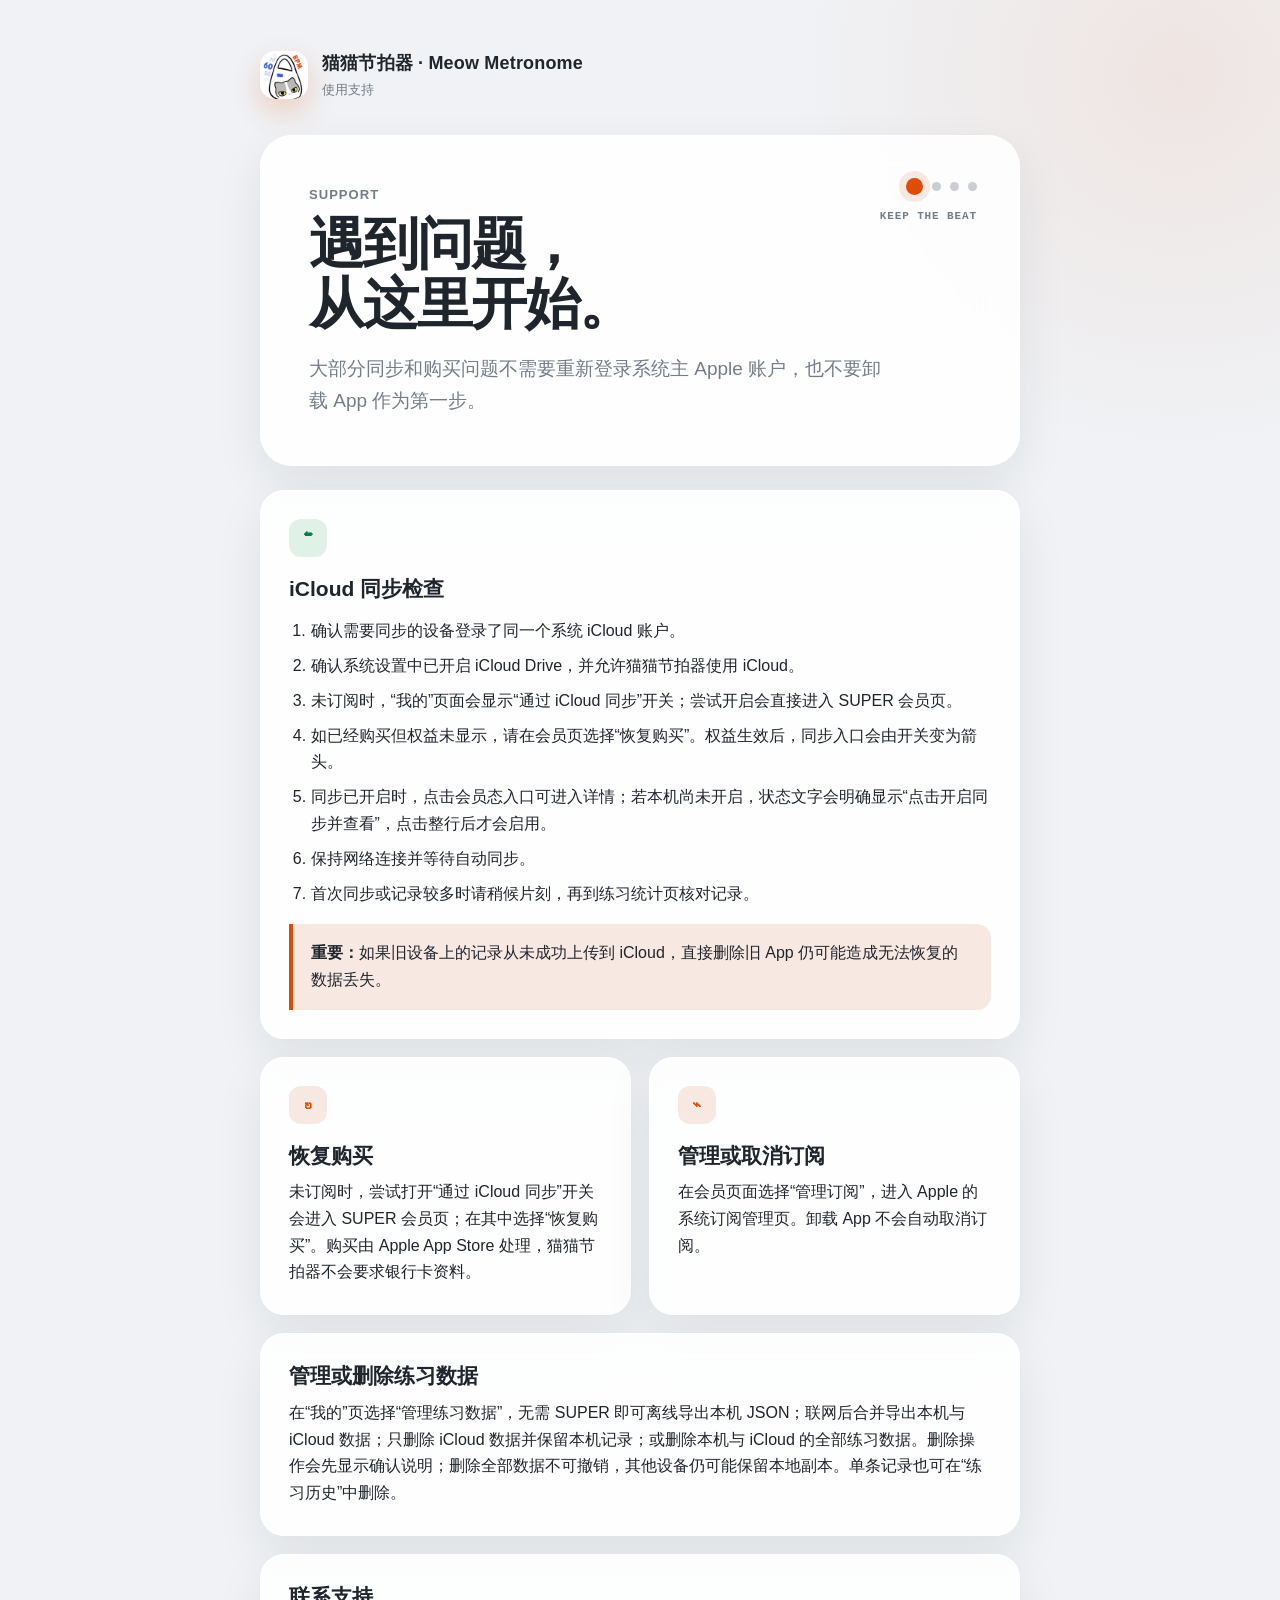
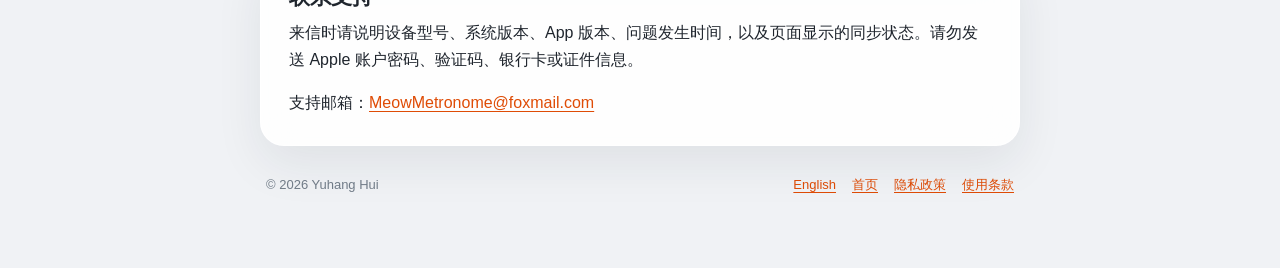
<file: support.html>
<!doctype html>
<html lang="zh-CN">
<head>
  <meta charset="utf-8">
  <meta name="viewport" content="width=device-width, initial-scale=1">
  <meta name="description" content="猫猫节拍器（Meow Metronome）使用帮助、iCloud 同步与购买恢复说明。">
  <title>使用支持｜猫猫节拍器</title>
  <link rel="icon" href="app-icon.png" type="image/png">
  <link rel="apple-touch-icon" href="app-icon.png">
  <link rel="stylesheet" href="styles.css">
</head>
<body>
  <main class="shell">
    <header class="brand" aria-label="猫猫节拍器 Meow Metronome">
      <a class="brand-mark" href="index.html" aria-label="返回首页"><img src="app-icon.png" alt=""></a>
      <div>
        <p class="brand-name">猫猫节拍器 · Meow Metronome</p>
        <p class="brand-subtitle">使用支持</p>
      </div>
    </header>

    <section class="hero">
      <div class="hero-copy">
        <p class="eyebrow">Support</p>
        <h1>遇到问题，<br>从这里开始。</h1>
        <p class="lede">大部分同步和购买问题不需要重新登录系统主 Apple 账户，也不要卸载 App 作为第一步。</p>
      </div>
      <div class="beat-signature" aria-hidden="true">
        <div class="beat-track"><span></span><span></span><span></span><span></span></div>
        <span>KEEP THE BEAT</span>
      </div>
    </section>

    <section class="grid">
      <article class="card full">
        <span class="icon green" aria-hidden="true">☁</span>
        <h2>iCloud 同步检查</h2>
        <ol>
          <li>确认需要同步的设备登录了同一个系统 iCloud 账户。</li>
          <li>确认系统设置中已开启 iCloud Drive，并允许猫猫节拍器使用 iCloud。</li>
          <li>未订阅时，“我的”页面会显示“通过 iCloud 同步”开关；尝试开启会直接进入 SUPER 会员页。</li>
          <li>如已经购买但权益未显示，请在会员页选择“恢复购买”。权益生效后，同步入口会由开关变为箭头。</li>
          <li>同步已开启时，点击会员态入口可进入详情；若本机尚未开启，状态文字会明确显示“点击开启同步并查看”，点击整行后才会启用。</li>
          <li>保持网络连接并等待自动同步。</li>
          <li>首次同步或记录较多时请稍候片刻，再到练习统计页核对记录。</li>
        </ol>
        <p class="notice"><strong>重要：</strong>如果旧设备上的记录从未成功上传到 iCloud，直接删除旧 App 仍可能造成无法恢复的数据丢失。</p>
      </article>

      <article class="card">
        <span class="icon" aria-hidden="true">↻</span>
        <h2>恢复购买</h2>
        <p>未订阅时，尝试打开“通过 iCloud 同步”开关会进入 SUPER 会员页；在其中选择“恢复购买”。购买由 Apple App Store 处理，猫猫节拍器不会要求银行卡资料。</p>
      </article>

      <article class="card">
        <span class="icon" aria-hidden="true">⌁</span>
        <h2>管理或取消订阅</h2>
        <p>在会员页面选择“管理订阅”，进入 Apple 的系统订阅管理页。卸载 App 不会自动取消订阅。</p>
      </article>

      <article class="card full">
        <h2>管理或删除练习数据</h2>
        <p>在“我的”页选择“管理练习数据”，无需 SUPER 即可离线导出本机 JSON；联网后合并导出本机与 iCloud 数据；只删除 iCloud 数据并保留本机记录；或删除本机与 iCloud 的全部练习数据。删除操作会先显示确认说明；删除全部数据不可撤销，其他设备仍可能保留本地副本。单条记录也可在“练习历史”中删除。</p>
      </article>

      <article class="card full">
        <h2>联系支持</h2>
        <p>来信时请说明设备型号、系统版本、App 版本、问题发生时间，以及页面显示的同步状态。请勿发送 Apple 账户密码、验证码、银行卡或证件信息。</p>
        <p>支持邮箱：<a href="mailto:MeowMetronome@foxmail.com">MeowMetronome@foxmail.com</a></p>
      </article>
    </section>

    <footer>
      <span>© 2026 Yuhang Hui</span>
      <nav aria-label="页脚链接">
        <a href="support-en.html" lang="en">English</a>
        <a href="index.html">首页</a>
        <a href="privacy.html">隐私政策</a>
        <a href="https://www.apple.com/legal/internet-services/itunes/dev/stdeula/">使用条款</a>
      </nav>
    </footer>
  </main>
</body>
</html>
</file>
<file: styles.css>
:root {
    color-scheme: light;
    --canvas: #f0f2f5;
    --surface: #ffffff;
    --ink: #1f252d;
    --muted: #727d89;
    --line: #dfe3e8;
    --accent: #df4c06;
    --accent-soft: #f7e9e2;
    --green: #087c49;
    --green-soft: #e0f1e8;
    font-family: -apple-system, BlinkMacSystemFont, "SF Pro Text", "PingFang SC", sans-serif;
}

* {
    box-sizing: border-box;
}

html {
    background: var(--canvas);
}

body {
    margin: 0;
    color: var(--ink);
    background:
        radial-gradient(circle at 92% 4%, rgba(223, 76, 6, 0.08), transparent 24rem),
        var(--canvas);
    line-height: 1.68;
}

a {
    color: var(--accent);
    text-decoration-thickness: 0.08em;
    text-underline-offset: 0.2em;
}

.shell {
    width: min(760px, calc(100% - 32px));
    margin: 0 auto;
    padding: 48px 0 72px;
}

.brand {
    display: flex;
    align-items: center;
    gap: 14px;
    margin-bottom: 34px;
}

.brand-mark {
    display: block;
    width: 48px;
    height: 48px;
    border-radius: 15px;
    overflow: hidden;
    box-shadow: 0 12px 28px rgba(223, 76, 6, 0.22);
}

.brand-mark img {
    display: block;
    width: 100%;
    height: 100%;
    object-fit: cover;
}

.brand-name {
    margin: 0;
    font-size: 18px;
    font-weight: 760;
    letter-spacing: 0.01em;
}

.brand-subtitle,
.eyebrow,
.meta,
.muted {
    color: var(--muted);
}

.brand-subtitle {
    margin: 1px 0 0;
    font-size: 13px;
}

.hero,
.card {
    border: 1px solid rgba(255, 255, 255, 0.86);
    background: rgba(255, 255, 255, 0.88);
    box-shadow: 0 18px 48px rgba(31, 37, 45, 0.08);
    backdrop-filter: blur(18px);
}

.hero {
    position: relative;
    overflow: hidden;
    padding: clamp(28px, 6vw, 48px);
    border-radius: 32px;
    margin-bottom: 24px;
}

.hero-copy {
    position: relative;
    z-index: 1;
    max-width: 36rem;
}

.beat-signature {
    position: absolute;
    top: 42px;
    right: 42px;
    display: grid;
    justify-items: end;
    gap: 12px;
    color: var(--muted);
    font-family: ui-monospace, SFMono-Regular, Menlo, monospace;
    font-size: 11px;
    font-weight: 700;
    letter-spacing: 0.08em;
}

.beat-track {
    display: flex;
    align-items: center;
    gap: 9px;
}

.beat-track span {
    width: 9px;
    height: 9px;
    border-radius: 999px;
    background: #c9ced5;
}

.beat-track span:first-child {
    width: 17px;
    height: 17px;
    background: var(--accent);
    box-shadow: 0 0 0 7px var(--accent-soft);
}

.eyebrow {
    margin: 0 0 8px;
    font-size: 13px;
    font-weight: 700;
    letter-spacing: 0.08em;
    text-transform: uppercase;
}

h1 {
    margin: 0;
    font-size: clamp(34px, 8vw, 56px);
    line-height: 1.08;
    letter-spacing: -0.035em;
}

.lede {
    max-width: 38rem;
    margin: 18px 0 0;
    color: var(--muted);
    font-size: clamp(16px, 3.5vw, 19px);
}

.grid {
    display: grid;
    grid-template-columns: repeat(2, minmax(0, 1fr));
    gap: 18px;
}

.card {
    padding: 28px;
    border-radius: 24px;
}

.card.full {
    grid-column: 1 / -1;
}

.card h2 {
    margin: 0 0 10px;
    font-size: 21px;
    line-height: 1.3;
}

.card h3 {
    margin: 28px 0 8px;
    font-size: 17px;
}

.card p:first-of-type {
    margin-top: 0;
}

.card p:last-child,
.card ul:last-child,
.card ol:last-child {
    margin-bottom: 0;
}

.icon {
    display: inline-grid;
    width: 38px;
    height: 38px;
    margin-bottom: 18px;
    place-items: center;
    border-radius: 12px;
    background: var(--accent-soft);
    color: var(--accent);
    font-weight: 800;
}

.icon.green {
    color: var(--green);
    background: var(--green-soft);
}

.actions {
    display: flex;
    flex-wrap: wrap;
    gap: 12px;
    margin-top: 24px;
}

.button {
    display: inline-flex;
    min-height: 46px;
    align-items: center;
    justify-content: center;
    padding: 0 18px;
    border-radius: 15px;
    color: #fff;
    background: var(--accent);
    font-weight: 720;
    text-decoration: none;
}

.button.secondary {
    color: var(--ink);
    background: #e4e7eb;
}

a:focus-visible,
.button:focus-visible {
    outline: 3px solid rgba(223, 76, 6, 0.36);
    outline-offset: 4px;
}

.brand-mark:is(a) {
    text-decoration: none;
}

.notice {
    padding: 16px 18px;
    border-left: 4px solid var(--accent);
    border-radius: 0 14px 14px 0;
    background: var(--accent-soft);
}

.placeholder {
    display: inline-block;
    padding: 2px 8px;
    border: 1px dashed var(--accent);
    border-radius: 8px;
    color: var(--accent);
    background: #fff;
    font-family: ui-monospace, SFMono-Regular, Menlo, monospace;
    font-size: 0.92em;
}

ul,
ol {
    padding-left: 1.35em;
}

li + li {
    margin-top: 8px;
}

footer {
    display: flex;
    flex-wrap: wrap;
    justify-content: space-between;
    gap: 12px;
    padding: 28px 6px 0;
    color: var(--muted);
    font-size: 13px;
}

footer nav {
    display: flex;
    flex-wrap: wrap;
    gap: 16px;
}

@media (max-width: 640px) {
    .shell {
        padding-top: 28px;
    }

    .grid {
        grid-template-columns: 1fr;
    }

    .card.full {
        grid-column: auto;
    }

    .hero,
    .card {
        border-radius: 22px;
    }

    .beat-signature {
        position: static;
        justify-items: start;
        margin-top: 30px;
    }
}

@media (prefers-reduced-motion: no-preference) {
    .button {
        transition: transform 160ms ease, box-shadow 160ms ease;
    }

    .button:hover {
        transform: translateY(-1px);
        box-shadow: 0 10px 24px rgba(223, 76, 6, 0.18);
    }


    .beat-track span:first-child {
        animation: beat-pulse 1s ease-out infinite;
    }
}

@keyframes beat-pulse {
    0%, 100% {
        transform: scale(1);
        box-shadow: 0 0 0 7px var(--accent-soft);
    }
    18% {
        transform: scale(1.12);
        box-shadow: 0 0 0 12px rgba(247, 233, 226, 0.42);
    }
}
</file>
